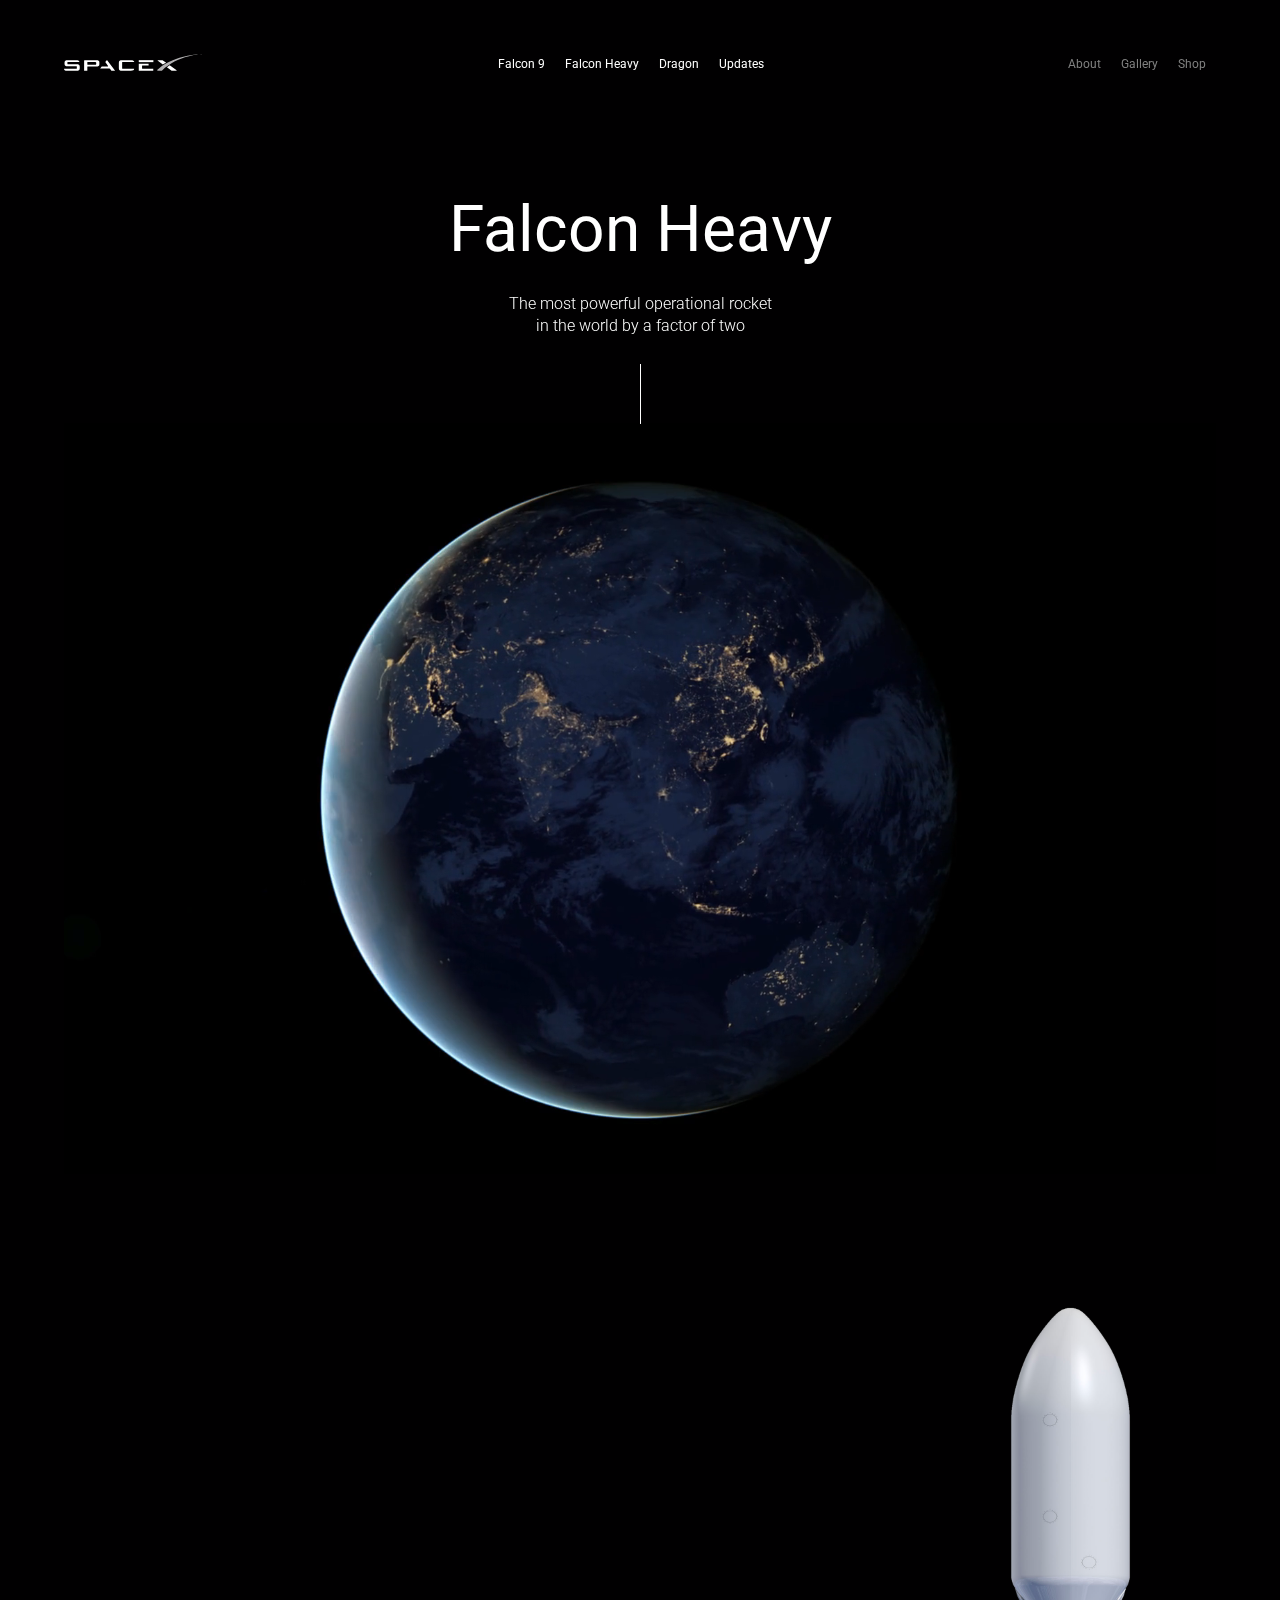
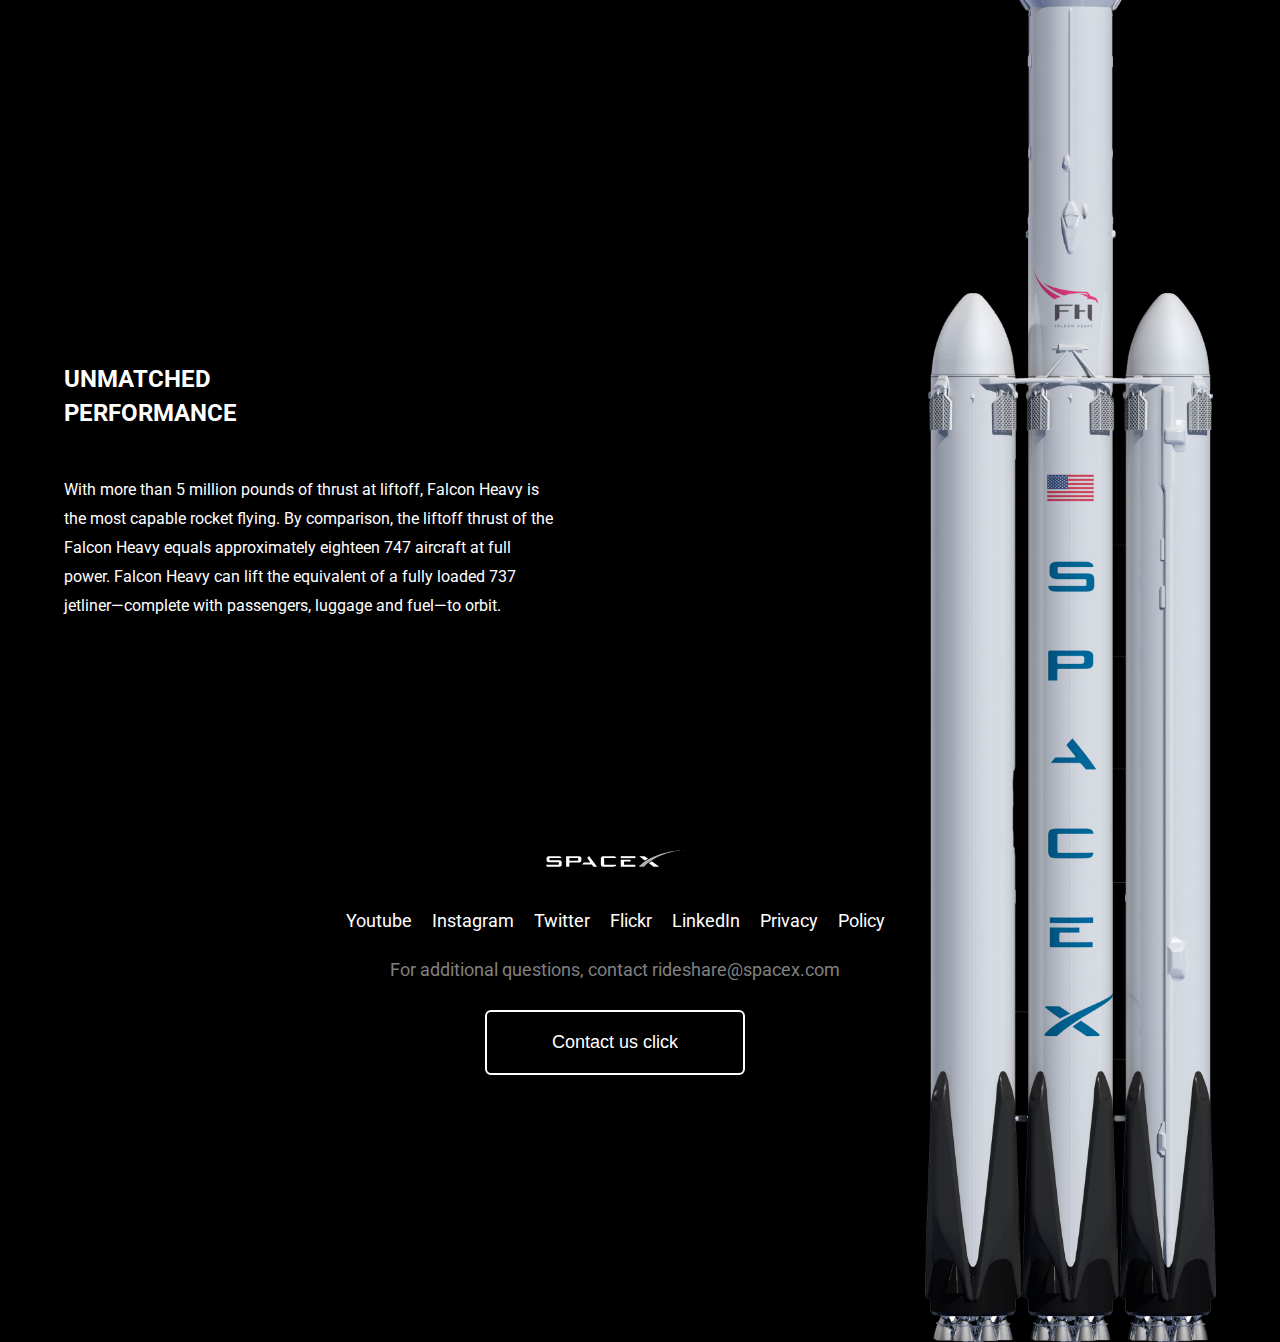
<file: index.html>
<!DOCTYPE html>
<html lang="ru">

<head>
  <meta charset="UTF-8" />
  <meta name="viewport" content="width=device-width, initial-scale=1.0" />
  <title>Space Y</title>
  <link href="https://fonts.googleapis.com/css2?family=Roboto:wght@400;700&display=swap" rel="stylesheet" />
  <link rel="stylesheet" href="css/style.css">
  <link rel="stylesheet" href="css/vidbg.css">
  <link rel="stylesheet" href="css/aos.css">
</head>

<body>
  <header class="header">
    <img src="img/logo.svg" alt="Logo Space X" class="logo" data-aos="fade-down"/>
    <nav class="main-nav" data-aos="fade-down">
      <ul class="list">
        <li class="item">
          <a href="#" class="item-link">Falcon 9</a>
        </li>
        <li class="item">
          <a href="#" class="item-link">Falcon Heavy</a>
        </li>
        <li class="item">
          <a href="#" class="item-link">Dragon</a>
        </li>
        <li class="item">
          <a href="#" class="item-link">Updates</a>
        </li>
      </ul>
    </nav>
    <nav class="secondary-nav" data-aos="fade-down" >
      <ul class="list">
        <li class="item">
          <a href="#" class="item-link">About</a>
        </li>
        <li class="item">
          <a href="#" class="item-link">Gallery</a>
        </li>
        <li class="item">
          <a href="#" class="item-link">Shop</a>
        </li>
      </ul>
    </nav>
  </header>
  <section class="main">
    <h1 class="title" data-aos="fade-up" data-aos-delay="1000">Falcon Heavy</h1>
    <p class="description"data-aos="fade-up" data-aos-delay="1500">The most powerful operational rocket in the world by a factor of two</p>
  </section>
  <div class="video"></div>
  <section class="features">
    <div class="overview">
      <h2 class="features-title" data-aos="fade-right" data-aos-delay="1000">Falcon Heavy <br>Overview </h2>
      <table class="table" data-aos="fade-right" data-aos-delay="1500">
        <tr>
          <td class="table-colum">HEIGHT</td>
          <td class="table-colum">70 m / 229.6 ft</td>
        </tr>
        <tr>
          <td class="table-colum">DIAMETER</td>
          <td class="table-colum">12.2 m / 39.9 ft</td>
        </tr>
        <tr>
          <td class="table-colum">MASS</td>
          <td class="table-colum">1,420,788 kg / 3,125,735 lb</td>
        </tr>
        <tr>
          <td class="table-colum">PAYLOAD TO LEO</td>
          <td class="table-colum">63,800 kg / 140,660 lb</td>
        </tr>
        <tr>
          <td class="table-colum">PAYLOAD TO GTO</td>
          <td class="table-colum">26,700 kg / 58,860 lb</td>
        </tr>
        <tr>
          <td class="table-colum">PAYLOAD TO MARS</td>
          <td class="table-colum">16,800 kg / 37,040 lb</td>
        </tr>
      </table>
      <img src="img/falcon-heavy.png" alt="rocket" class="rocket" data-rellax-speed="7" />
      <h2 class="features-title">UNMATCHED <br>PERFORMANCE</h2>
      <p class="features-description">With more than 5 million pounds of thrust at liftoff, Falcon Heavy is
        the most capable rocket flying. By comparison, the liftoff thrust of
        the Falcon Heavy equals approximately eighteen 747 aircraft at full
        power. Falcon Heavy can lift the equivalent of a fully loaded 737
        jetliner—complete with passengers, luggage and fuel—to orbit.</p>
    </div>
  </section>
  <footer class="footer">
    <img src="/img/logo.svg" alt="Space X" class="footer-logo">
    <nav class="footer-nav">
      <ul class="list">
        <li class="item"><a href="#" class="item-link">Youtube</a></li>
        <li class="item"><a href="#" class="item-link">Instagram</a></li>
        <li class="item"><a href="#" class="item-link">Twitter</a></li>
        <li class="item"><a href="#" class="item-link">Flickr</a></li>
        <li class="item"><a href="#" class="item-link">LinkedIn</a></li>
        <li class="item"><a href="#" class="item-link">Privacy</a></li>
        <li class="item"><a href="#" class="item-link">Policy</a></li>
      </ul>
    </nav>
    <p class="footer-text">
      For additional questions, contact 
      <a class="footer-link" href="mailto:rideshare@spacex.com">rideshare@spacex.com</a>
    </p>

  <button class="button">Contact us click</button>
  </footer>
  <script src="js/vidbg.js"></script>
  <script src="js/rellax.min.js"></script>
  <script src="js/aos.js"></script>
  <script src="js/main.js"></script>
  

</body>

</html>
</file>
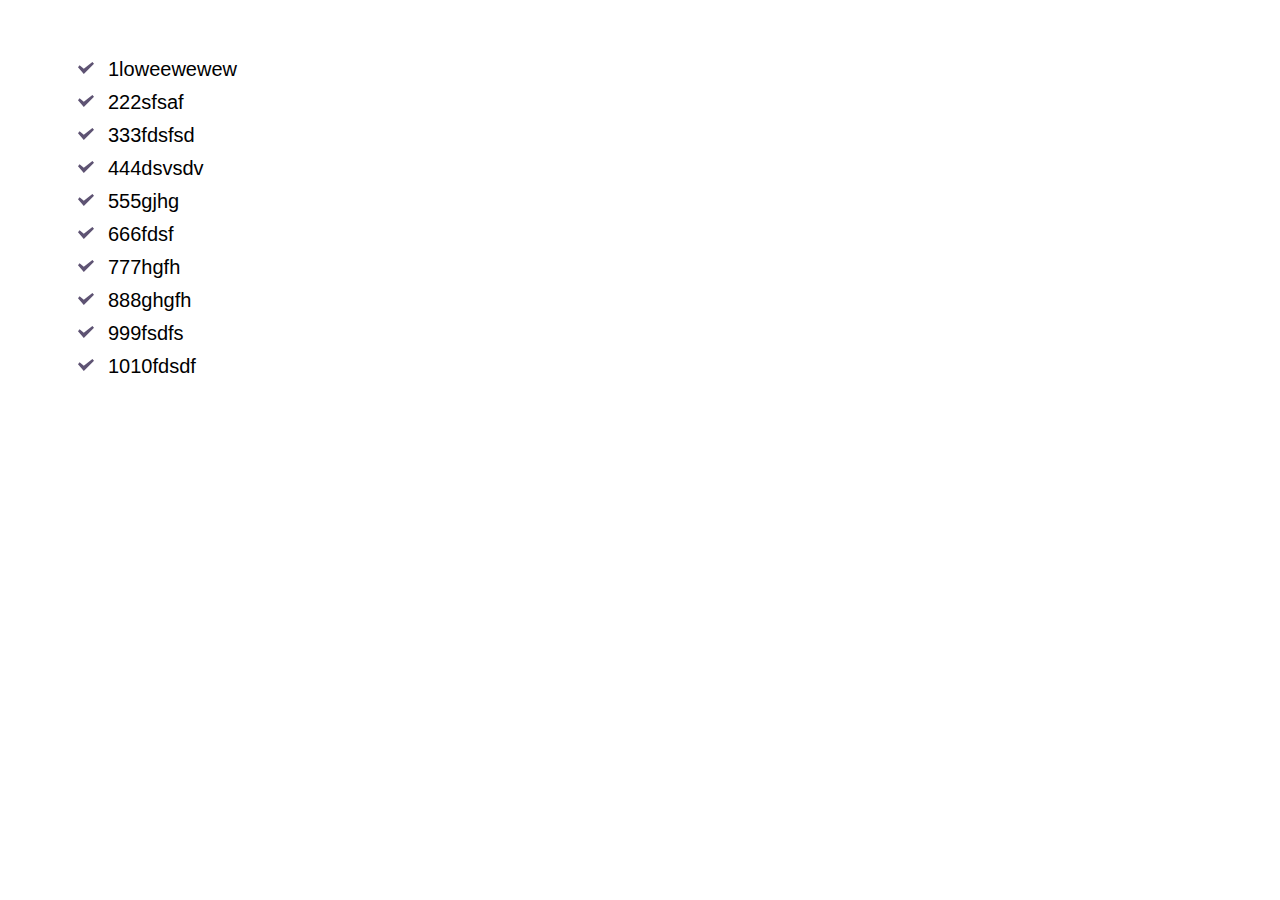
<file: position/position.html>
<!DOCTYPE html>
<html lang="ru">
<head>
  <meta charset="UTF-8">
  <meta http-equiv="X-UA-Compatible" content="IE=edge">
  <meta name="viewport" content="width=device-width, initial-scale=1.0">
  <title>Document</title>
  <link rel="stylesheet" href="/position/pos.css">
</head>
<body>
  <ul class="list">
    <li>
      1loweewewew
    </li>
    <li>
      222sfsaf
    </li>
    <li>
      333fdsfsd
    </li>
    <li>
      444dsvsdv
    </li>
    <li>555gjhg</li>
    <li>
      666fdsf
    </li>
    <li>777hgfh

    </li>
    <li>888ghgfh

    </li>
    <li>
      999fsdfs
    </li>
    <li>
      1010fdsdf
    </li>
  </ul>
</body>
</html>
</file>
<file: css/style.css>
body {
  background: #010001;
  color: #FFFFFF;
  margin: 0;
  padding-top: 53px;
  font-family: "Roboto", sans-serif;
}

.header {
  max-width: 1230px;
  width: 90%;
  margin: auto;
  display: flex;
  justify-content: space-between;
}

.list {
  margin: 0;
  padding: 0;
  display: flex;
  list-style: none;
}

.item-link {
  color: #ffffff;
  text-decoration: none;
  margin-left: 10px;
  margin-right: 10px;
  font-size: 12px;
  line-height: 14px;
}

.secondary-nav .item-link {
  color: #808080;
}

.main {
  text-align: center;
  padding-top: 120px;

}

.title {
  font-style: normal;
  font-weight: 400;
  font-size: 64px;
  line-height: 75px;
  margin-bottom: 26px;
  margin-top: 0;
}

.description {
  font-style: normal;
  font-weight: 300;
  font-size: 16px;
  line-height: 140%;
  max-width: 268px;
  margin: auto;
}

.description::after {
  /*Псевдоэлемент*/
  content: '';
  display: block;
  width: 1px;
  height: 60px;
  background-color: #fff;
  margin: auto;
  margin-top: 26px;
}

.video {
  height: 750px;
  max-width: 1230px;
  width: 90%;
  margin: auto;

}

.features {
  max-width: 1230px;
  width: 90%;
  margin: auto;
  padding: 100px 0;
  position: relative;
}

.features-title {
  text-transform: uppercase;
  font-weight: bold;
  font-size: 24px;
  line-height: 140%;
  margin-bottom: 45px;
}

.table {
  margin-bottom: 218px;
}

.table-colum {
  width: 300px;
  padding-top: 11px;
  padding-bottom: 11px;
  font-style: normal;
  font-weight: normal;
  font-size: 18px;
  line-height: 179.69%;
}

.features-description {
  margin: 0;
  max-width: 490px;
  font-style: normal;
  font-weight: normal;
  font-size: 16px;
  line-height: 29px;
}

.rocket {
  position: absolute;
  top: 50px;
  right: 0;
  z-index: 99;
  max-width: 644px;
  max-height: 1718px;
}

.footer {
  display: flex;
  flex-direction: column;
  /*Колонка0*/
  align-items: center;
  max-width: 1230px;
  /*margin-top: 407px;*/
  padding: 130px 0;
}

.footer-nav .item-link {
  font-size: 18px;
  line-height: 21px;
}

.footer .logo {
  margin-bottom: 43px;
}

.footer-nav {
  margin-top: 43px;
  margin-bottom: 10px;
}

.footer-text,
.footer-link {
  font-size: 18px;
  line-height: 21px;
  color: #808080;
  text-decoration: none;
}

.button {
  color: #fff;
  font-size: 18px;
  min-width: 260px;
  padding: 20px;
  text-align: center;
  border: 2px solid #FFFFFF;
  border-radius: 6px;
  box-sizing: border-box;
  text-decoration: none;
  margin: 12px;
  background: black;
  cursor: pointer;
}

@media (max-width: 960px) {
  .rocket {
    max-width: 230px;
  }

  .table-colum {
    width: 250px;
    /*font-size: 16px;*/
  }
}

@media (max-width: 768px) {
  .header {
    flex-direction: column;
    align-items: center;
  }

  .header .logo,
  .main-nav {
    margin-bottom: 20px;
  }

  .table-colum {
    width: 180px;
  }

  .rocket {
    max-width: 180px;
  }

  .video {
    width: 100%;
  }
}

@media (max-width: 576px) {
  .rocket {
    position: static;
    margin-bottom: 30px;
  }

  .table {
    margin-bottom: 0;
  }

  .table-colum {
    font-size: 14px;
    width: 150px;
  }

  .footer-nav .list {
    flex-wrap: wrap;
    align-items: centr;
    justify-content: center;
  }

  .footer-nav .item {
    margin-bottom: 10px;
  }

  .footer {
    text-align: center;
  }

  .main {
    padding-top: 50px;
  }

  .features {
    padding-bottom: 0;
  }
}
</file>
<file: css/vidbg.css>
.vidbg-container{position:absolute;z-index:-1;top:0;right:0;bottom:0;left:0;overflow:hidden;background-size:cover;background-repeat:no-repeat;background-position:center center}.vidbg-container video{position:absolute;margin:0;top:50%;left:50%;transform:translate(-50%, -50%);transition:0.25s opacity ease-in-out;max-width:none;opacity:0}.vidbg-overlay{position:absolute;top:0;right:0;bottom:0;left:0}
</file>
<file: position/pos.css>
body {
  padding: 30px;
  font-family: Arial, Helvetica, sans-serif;
  marker: none;
  
}
ul,
li {
  list-style: none;
  
}

.list {
  font-size: 20px;
}
.list li {
  margin: 0px 0px 10px 0px;
  position: relative;
  padding: 0px 0px 0px 30px;
}
.list li::before {
  content: '';
  background: url(../img/li.svg) 0 0 no-repeat;
  width: 20px;
  height: 20px;
  position: absolute;
  top: 4px;
  left: 0px;
}
</file>
